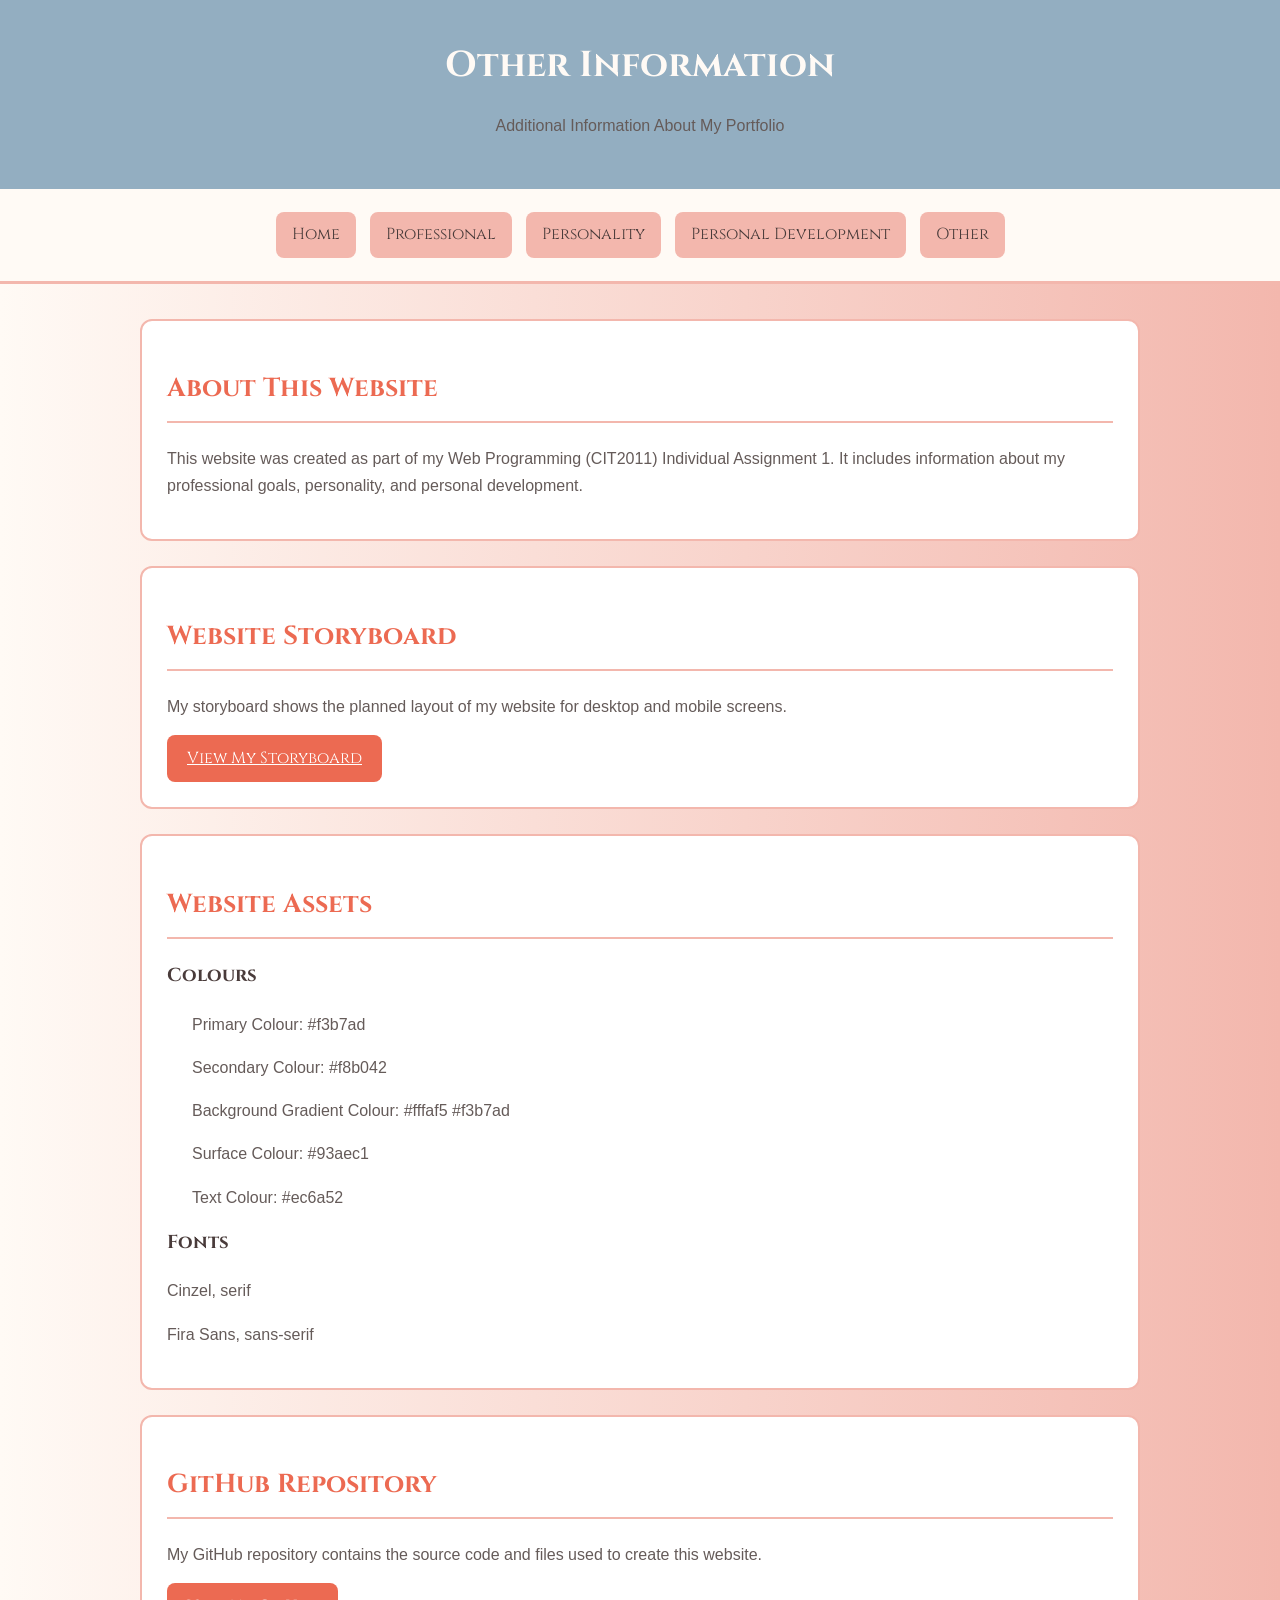
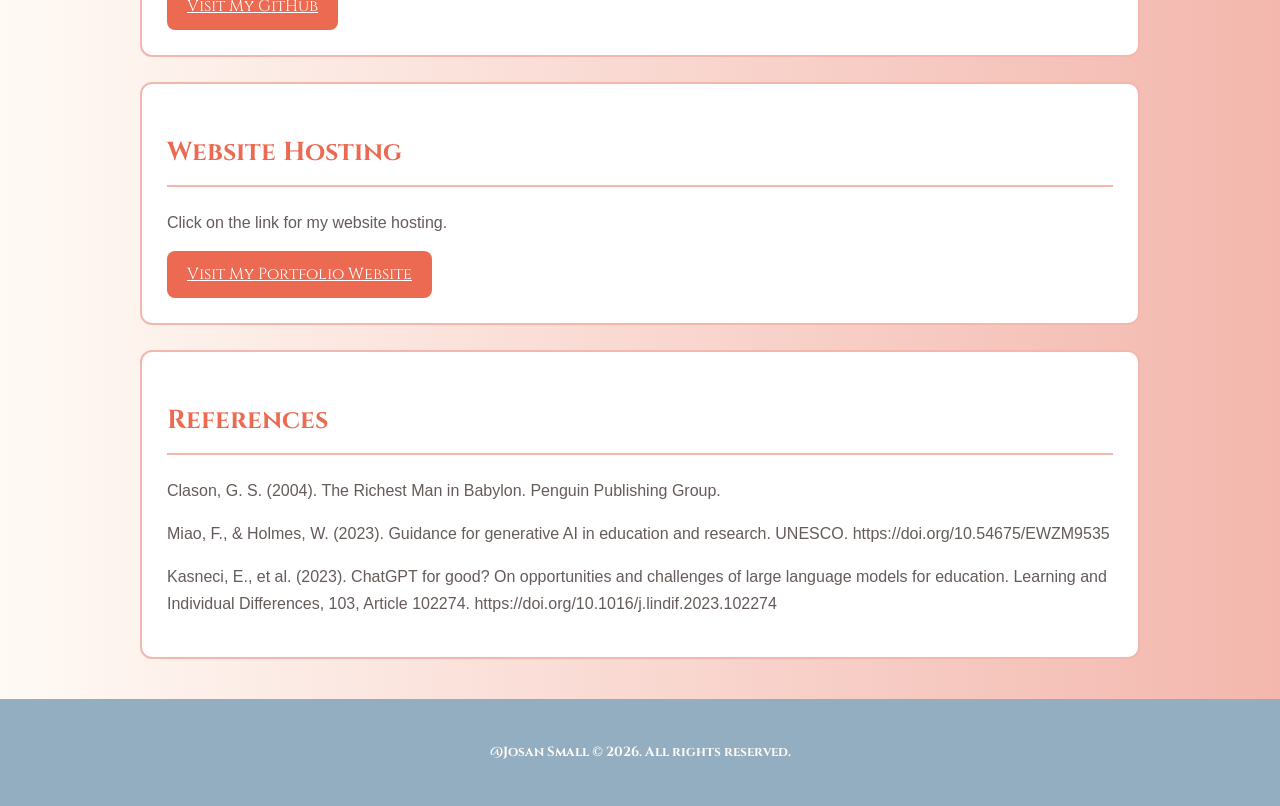
<file: other.html>
<!DOCTYPE html>
    <head>
        <title>Other Information</title>

        <link rel="stylesheet" href="../style.css">
        <link rel="stylesheet" href="https://fonts.googleapis.com/css?family=Cinzel">
        <link rel="stylesheet" href="https://fonts.googleapis.com/css?family=FiraSans">
    </head>

    <body>
        <header id="header">
            <h1>Other Information</h1>
            <p>Additional Information About My Portfolio</p>
        </header>

        <nav>
            <ul>
                <li><a href="index.html">Home</a></li>
                <li><a href="professional.html">Professional</a></li>
                <li><a href="personality.html">Personality</a></li>
                <li><a href="personal-development.html">Personal Development</a></li>
                <li><a href="other.html">Other</a></li>
            </ul>
        </nav>

        <main>
            <section class="card">
                <h2>About This Website</h2>

                <p>
                    This website was created as part of my
                    Web Programming (CIT2011) Individual Assignment 1.
                    It includes information about my professional
                    goals, personality, and personal development.
                </p>
            </section>

            <section class="card">
                <h2>Website Storyboard</h2>

                <p>
                    My storyboard shows the planned layout of
                    my website for desktop and mobile screens.
                </p>

                <a class="button" href="../Assets/Storyboard.pdf" target="_blank">
                    View My Storyboard
                </a>
            </section>

            <section class="card">
                <h2>Website Assets</h2>

                <h3>Colours</h3>
                <ul>
                    <p>Primary Colour: #f3b7ad</p>
                    <p>Secondary Colour: #f8b042</p>
                    <p>Background Gradient Colour: #fffaf5 #f3b7ad</p>
                    <p>Surface Colour: #93aec1</p>
                    <p>Text Colour: #ec6a52</p>
                </ul>

                <h3>Fonts</h3>
                <p>Cinzel, serif</p>
                <p>Fira Sans, sans-serif </p>
            </section>

            <section class="card">
                <h2>GitHub Repository</h2>

                <p>
                    My GitHub repository contains the source
                    code and files used to create this website.
                </p>

                <a class="button" href="https://github.com/" target="_blank" rel="Didn't Open">
                    Visit My GitHub
                </a>
            </section>

            <section class="card">
                <h2>Website Hosting</h2>

                    <p>
                        Click on the link for my website hosting.
                    </p>

                    <a class="button" href="https://github.com/JsmallUTECH/Portfolio-Website.git" target="_blank"rel="Didn't Open">
                        Visit My Portfolio Website
                    </a>
            </section>

            <section class="card">
                <h2>References</h2>

                <p>
                    Clason, G. S. (2004). The Richest Man in Babylon. Penguin Publishing Group.
                </p>
                <p>
                    Miao, F., & Holmes, W. (2023). Guidance for generative AI in education and research. UNESCO. 
                    https://doi.org/10.54675/EWZM9535
                </p>
                <p>
                    Kasneci, E., et al. (2023). ChatGPT for good? On opportunities and challenges of large language models for education. 
                    Learning and Individual Differences, 103, Article 102274. 
                    https://doi.org/10.1016/j.lindif.2023.102274
                </p>
            </section>
        </main>

        <footer>
            <h5>@Josan Small &copy; 2026. All rights reserved.<h5>
        </footer>
    </body>
</html>
</file>
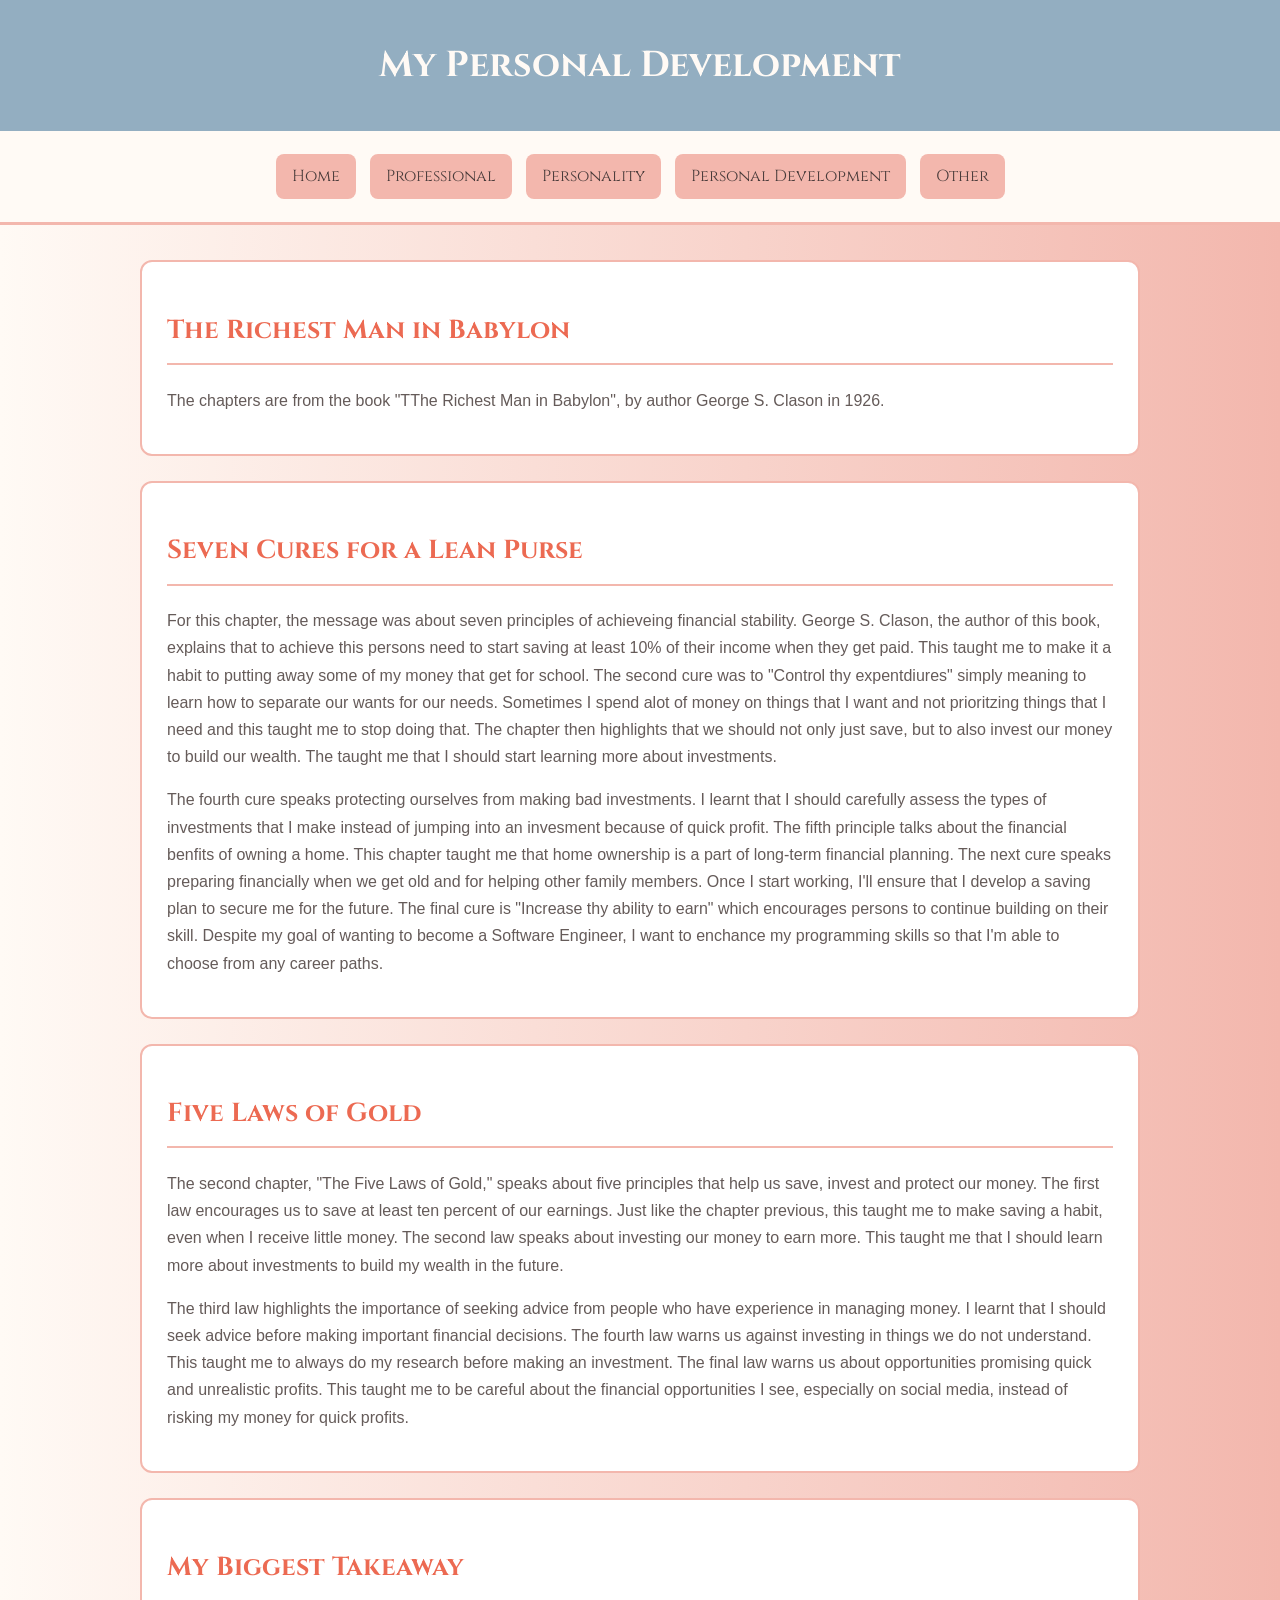
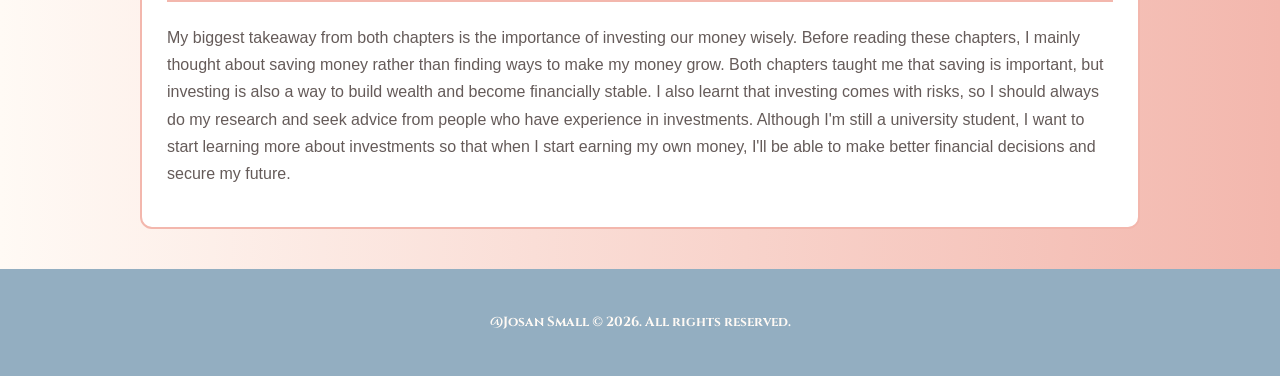
<file: personal-development.html>
<!DOCTYPE html>
    <head>
        <title>My Personal Development</title>

        <link rel="stylesheet" href="../style.css">
        <link rel="stylesheet" href="https://fonts.googleapis.com/css?family=Cinzel">
        <link rel="stylesheet" href="https://fonts.googleapis.com/css?family=FiraSans">
    </head>

    <body id="top">
        <header id="header">
            <h1>My Personal Development</h1>
        </header>

        <nav>
            <ul>
                <li><a href="index.html">Home</a></li>
                <li><a href="professional.html">Professional</a></li>
                <li><a href="personality.html">Personality</a></li>
                <li><a href="personal-development.html">Personal Development</a></li>
                <li><a href="other.html">Other</a></li>
            </ul>
        </nav>

        <main>
            <section class="card">
                <h2>The Richest Man in Babylon</h2>
                <p>
                    The chapters are from the book "TThe Richest Man in Babylon", by author George S. Clason in 1926.
                </p>
            </section>

            <section class="card">
                <h2>Seven Cures for a Lean Purse</h2>
                <p>
                    For this chapter, the message was about seven principles of achieveing financial stability.
                    George S. Clason, the author of this book, explains that to achieve this persons need to start saving at least 10% of their income when they get paid.
                    This taught me to make it a habit to putting away some of my money that get for school.
                    The second cure was to "Control thy expentdiures" simply meaning to learn how to separate our wants for our needs. 
                    Sometimes I spend alot of money on things that I want and not prioritzing things that I need and this taught me to stop doing that. 
                    The chapter then highlights that we should not only just save,
                    but to also invest our money to build our wealth. The taught me that I should start learning more about investments. 
                </p>

                <p>
                    The fourth cure speaks protecting ourselves from making bad investments. 
                    I learnt that I should carefully assess the types of investments that I make instead of jumping into an invesment because of quick profit.
                    The fifth principle talks about the financial benfits of owning a home. This chapter taught me that home ownership is a part of long-term financial planning.
                    The next cure speaks preparing financially when we get old and for helping other family members. 
                    Once I start working, I'll ensure that I develop a saving plan to secure me for the future. 
                    The final cure is "Increase thy ability to earn" which encourages persons to continue building on their skill. 
                    Despite my goal of wanting to become a Software Engineer, I want to enchance my programming skills so that I'm able to choose from any career paths.
                </p>
            </section>

            <section class="card">
                <h2>Five Laws of Gold</h2>
                <p>
                    The second chapter, "The Five Laws of Gold," speaks about five principles that help us save, invest and protect our money. 
                    The first law encourages us to save at least ten percent of our earnings. 
                    Just like the chapter previous, this taught me to make saving a habit, even when I receive little money.
                    The second law speaks about investing our money to earn more. 
                    This taught me that I should learn more about investments to build my wealth in the future.
                </p>
                <p>
                    The third law highlights the importance of seeking advice from people who have experience in managing money. 
                    I learnt that I should seek advice before making important financial decisions.
                    The fourth law warns us against investing in things we do not understand. 
                    This taught me to always do my research before making an investment.
                    The final law warns us about opportunities promising quick and unrealistic profits. 
                    This taught me to be careful about the financial opportunities I see, especially on social media, instead of risking my money for quick profits.
                </p>
            </section>

            <section class="card">
                <h2>My Biggest Takeaway</h2>
                <p>
                    My biggest takeaway from both chapters is the importance of investing our money wisely. 
                    Before reading these chapters, I mainly thought about saving money rather than finding ways to make my money grow. 
                    Both chapters taught me that saving is important, but investing is also a way to build wealth and become financially stable. 
                    I also learnt that investing comes with risks, so I should always do my research and seek advice from people who have experience in investments. 
                    Although I'm still a university student, I want to start learning more about investments so that when I start earning my own money, 
                    I'll be able to make better financial decisions and secure my future.
                </p>
            </section>
        </main>

        <footer>
            <h5>@Josan Small &copy; 2026. All rights reserved.<h5>
        </footer>
    </body>
</html>
</file>
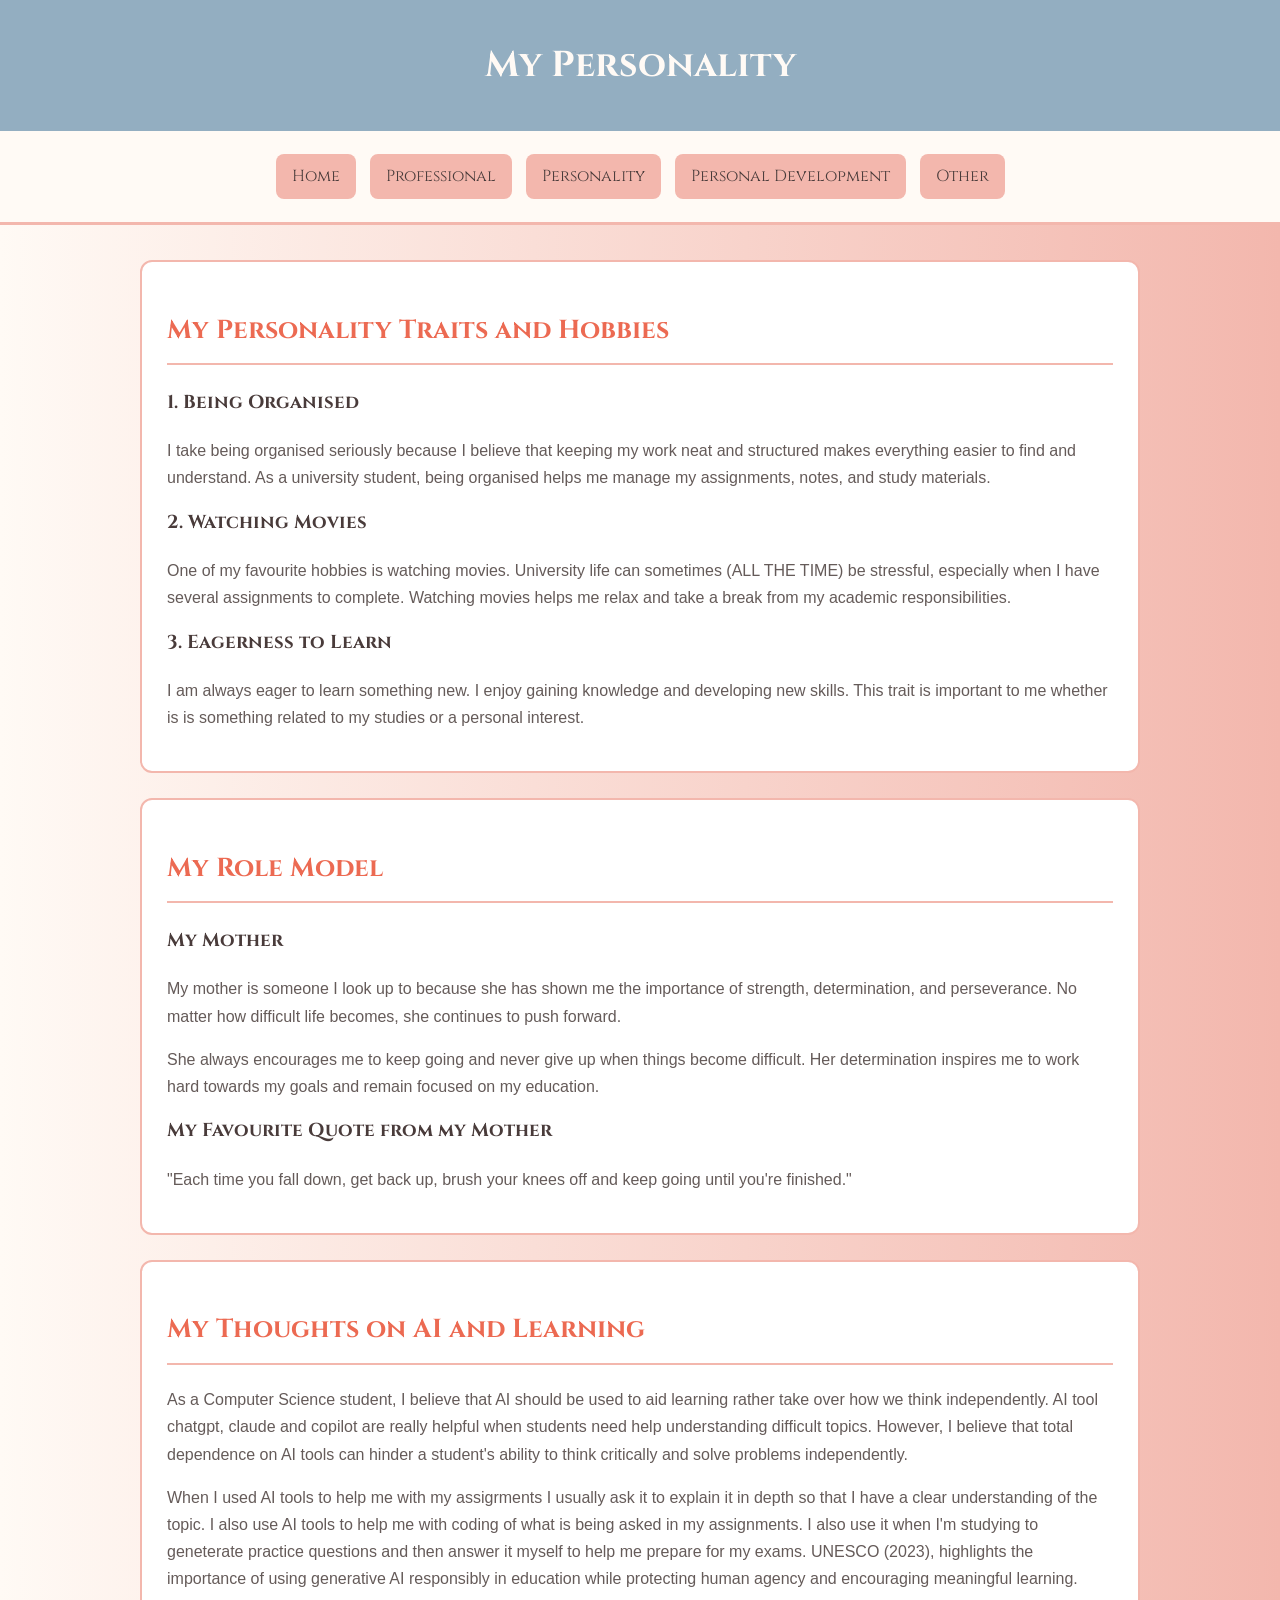
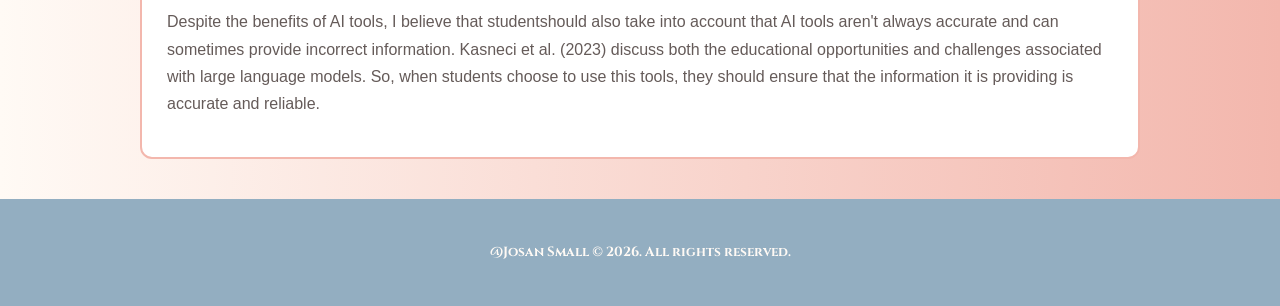
<file: personality.html>
<!DOCTYPE html>
    <head>
        <title>My Personality</title>
        <link rel="stylesheet" href="../style.css">
        <link rel="stylesheet" href="https://fonts.googleapis.com/css?family=Cinzel">
        <link rel="stylesheet" href="https://fonts.googleapis.com/css?family=FiraSans">
    </head>

    <body>
        <header id="header">
            <h1>My Personality</h1>
        </header>

        <nav>
            <ul>
                <li><a href="index.html">Home</a></li>
                <li><a href="professional.html">Professional</a></li>
                <li><a href="personality.html">Personality</a></li>
                <li><a href="personal-development.html">Personal Development</a></li>
                <li><a href="other.html">Other</a></li>
            </ul>
        </nav>

        <main>
            <section class="card">
            <h2>My Personality Traits and Hobbies</h2>

            <h3>1. Being Organised</h3>
                <p>
                    I take being organised seriously because I believe
                    that keeping my work neat and structured makes
                    everything easier to find and understand.
                    As a university student, being organised helps
                    me manage my assignments, notes, and study materials.
                </p>

            <h3>2. Watching Movies</h3>
                <p>
                    One of my favourite hobbies is watching movies.
                    University life can sometimes (ALL THE TIME) be stressful,
                    especially when I have several assignments to complete.
                    Watching movies helps me relax and take a break
                    from my academic responsibilities.
                </p>

            <h3>3. Eagerness to Learn</h3>
                <p>
                    I am always eager to learn something new.
                    I enjoy gaining knowledge and developing new skills.
                    This trait is important to me whether is is something related to my studies or a personal interest.
                </p>
            </section>

            <section class="card">
            <h2>My Role Model</h2>

            <h3>My Mother</h3>

                <p>
                    My mother is someone I look up to because
                    she has shown me the importance of strength,
                    determination, and perseverance.
                    No matter how difficult life becomes,
                    she continues to push forward.
                </p>

                <p>
                    She always encourages me to keep going
                    and never give up when things become difficult.
                    Her determination inspires me to work hard
                    towards my goals and remain focused on my education.
                </p>

                <h3>My Favourite Quote from my Mother</h3>

                <p>
                    "Each time you fall down, get back up, brush your knees off and keep going until you're finished."
                </p>
            </section>

            <section class="card">
            <h2>My Thoughts on AI and Learning</h2>
                <p>
                    As a Computer Science student, I believe that AI should be used to aid learning rather take over how we think independently.
                    AI tool chatgpt, claude and copilot are really helpful when students need help understanding difficult topics. 
                    However, I believe that total dependence on AI tools can hinder a student's ability to think critically and solve problems independently.
                </p>

                <p>
                    When I used AI tools to help me with my assigrments I usually ask it to explain it in depth so that I have a clear understanding of the topic. 
                    I also use AI tools to help me with coding of what is being asked in my assignments.
                    I also use it when I'm studying to geneterate practice questions and then answer it myself to help me prepare for my exams. 
                    UNESCO (2023), highlights the importance of using generative AI responsibly in education while protecting human agency and encouraging meaningful learning.
                </p>

                <p>
                    Despite the benefits of AI tools, I believe that studentshould also take into account that AI tools aren't always accurate and can sometimes provide incorrect information.
                    Kasneci et al. (2023) discuss both the educational opportunities and challenges associated with large language models.
                    So, when students choose to use this tools, they should ensure that the information it is providing is accurate and reliable.
                </p>
            </section>

        </main>

        <footer>
            <h5>@Josan Small &copy; 2026. All rights reserved.<h5>
        </footer>
    </body>
</html>
</file>
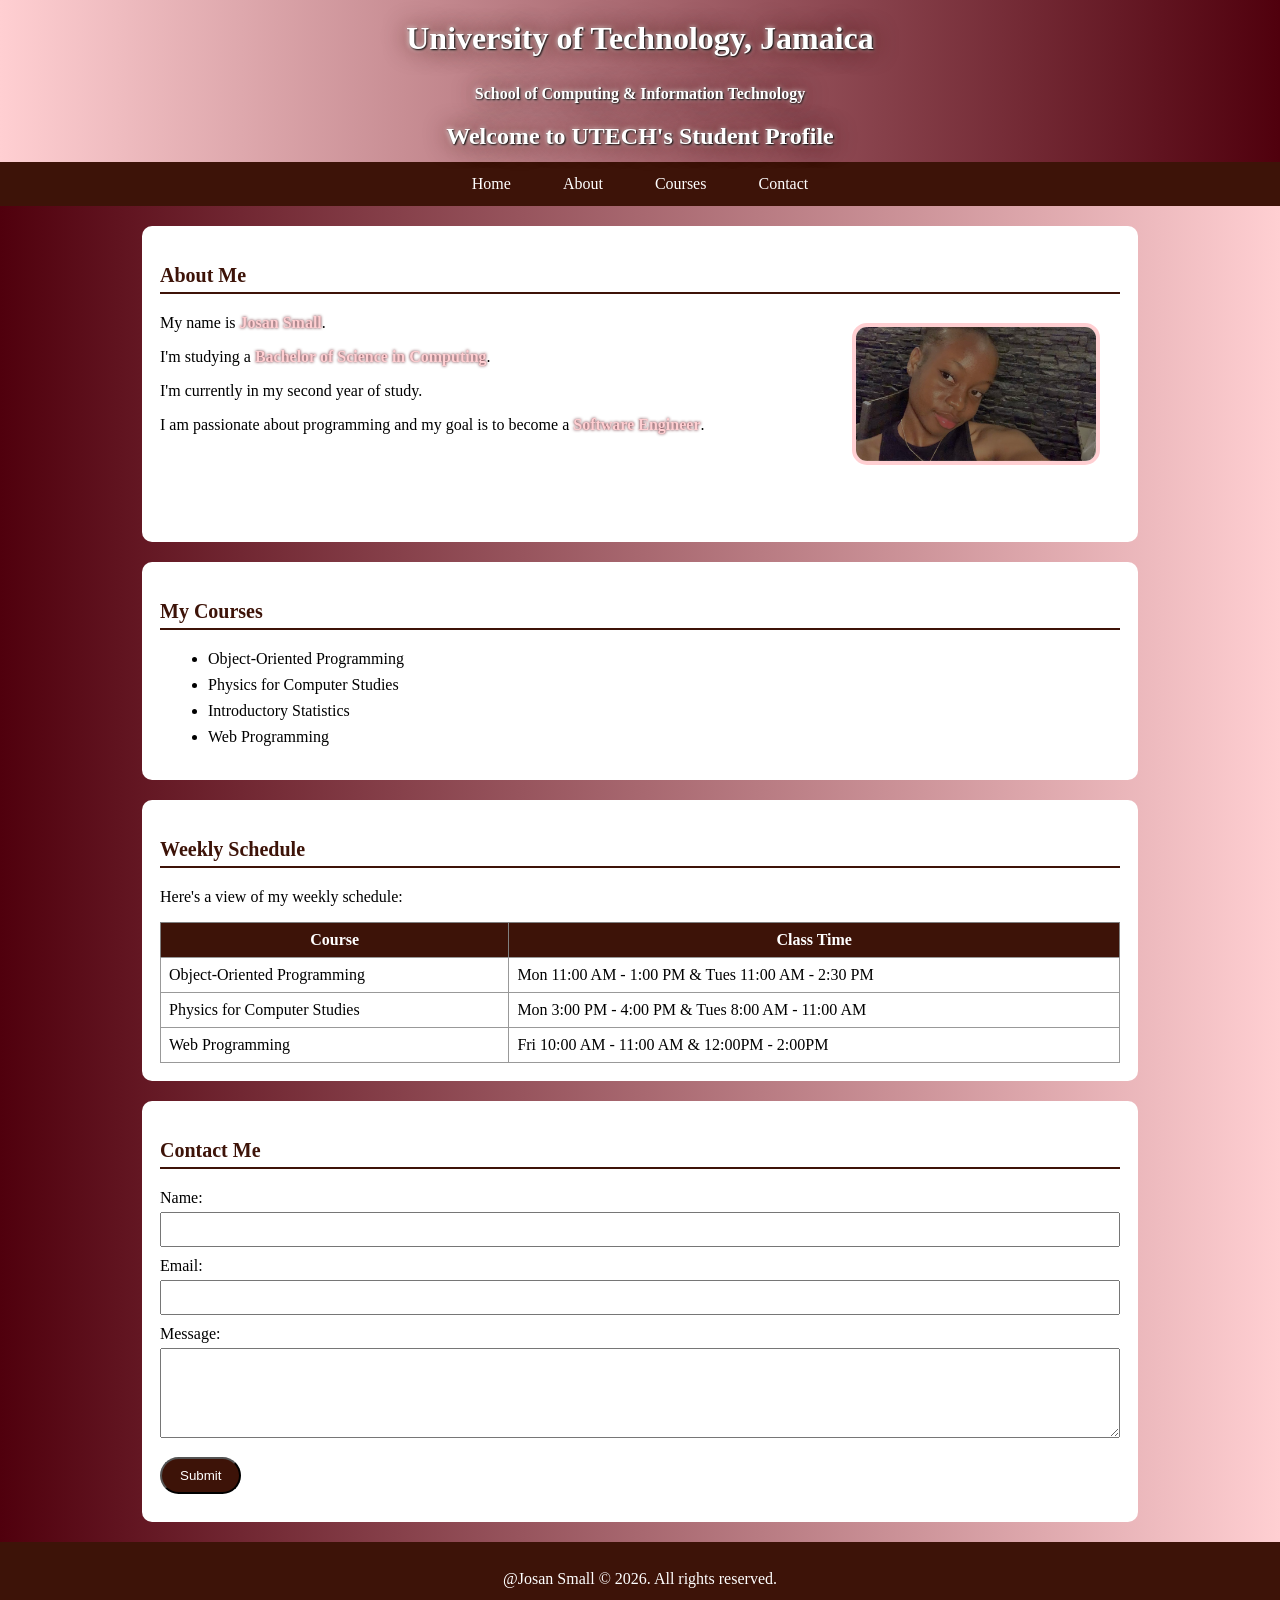
<file: Student Profile.html>
<!DOCTYPE html>
<html>
    <head>
        <link rel="stylesheet" href="StudentProfile.css">
        <title>UTECH Student Profile</title>
    </head>
    
    <body>
    
        <h1><center>University of Technology, Jamaica</center></h1>
        <h4><center>School of Computing & Information Technology</center></h4>
        <h2><center>Welcome to UTECH's Student Profile</center></h2>

    <nav>
        <ul>
            <li><a href="#home" style="color: white;">Home</a></li>
            <li><a href="#about" style="color: white;">About</a></li>
            <li><a href="#courses" style="color: white;">Courses</a></li>
            <li><a href="#contact" style="color: white;">Contact</a></li>
        </ul>
    </nav>

<div class="profile">
    <section id="about">
        <h3>About Me</h3>
        <p>My name is <span style="color: #ffcfd2;">Josan Small</span>.</p>
        <p>I'm studying a <span style="color: #ffcfd2;">Bachelor of Science in Computing</span>.</p>
        <p>I'm currently in my second year of study.</p>
        <p>I am passionate about programming and my goal is to become a <span style="color: #ffcfd2;">Software Engineer</span>.</p>
        <img src="StudentProfileIMG.jpg" alt="Profile Picture">
    </section>
</div>

<div class="profile">
    <section id="courses">
        <h3>My Courses</h3>
        <ul>
            <li>Object-Oriented Programming</li>
            <li>Physics for Computer Studies</li>
            <li>Introductory Statistics</li>
            <li>Web Programming</li>
        </ul>
    </section>
</div>

<div class="profile">
    <section id="schedule">
        <h3>Weekly Schedule</h3>
        <p>Here's a view of my weekly schedule:</p>
        <table border="1">
            <tr>
                <th>Course</th>
                <th>Class Time</th>
            </tr>
            <tr>
                <td>Object-Oriented Programming</td>
                <td>Mon 11:00 AM - 1:00 PM & Tues 11:00 AM - 2:30 PM</td>
            </tr>
            <tr>
                <td>Physics for Computer Studies</td>
                <td>Mon 3:00 PM - 4:00 PM & Tues 8:00 AM - 11:00 AM</td>
            </tr>
            <tr>
                <td>Web Programming</td>
                <td>Fri 10:00 AM - 11:00 AM & 12:00PM - 2:00PM</td>
            </tr>
        </table>
    </section>
</div>

<div class="profile">
    <section id="contact">
        <h3>Contact Me</h3>
        <form>
            <label for="name">Name:</label><br>
            <input type="text" id="name" name="name"><br>
            <label for="email">Email:</label><br>
            <input type="email" id="email" name="email"><br>
            <label for="message">Message:</label><br>
            <textarea id="message" name="message"></textarea><br>
            <input type="submit" value="Submit">
        </form>
    </section>
</div>

    <footer>
        <p>@Josan Small &copy; 2026. All rights reserved.</p>
    </footer>
</html>



<!--
===========================================================================

🏛️ SCIT Web Programming - AI DISCLOSURE BLOCK

===========================================================================

File Name:      Student Profile.html, Student Profile.css

Student Name:   Josan Small

Student ID:     2501992

Assignment:     Lab Activity 1 - Student Profile

Date:           03/10/2026

 
-----------------------------------------------------------------------------

🤖 GENERIC AI TOOL UTILISED (Check all that apply):

[ ] GitHub Copilot     [ ] ChatGPT     [ ] Claude     [ ] Gemini     [X] None

-----------------------------------------------------------------------------

 

📝 SCOPE OF WORK & DEBUGGING LOG:

1. Specific Bug/Error Encountered:

   [Paste compiler error or describe the runtime logic bug you faced]

 

2. Exact Prompt Sent to AI Tool:

   "[Paste the exact text prompt you fed to the AI engine here]"

 

3. Resolution/Fix Applied:

   [Briefly explain what structural syntax or comment changes you made based

    on the AI feedback. Do not paste massive code blocks here.]

 

-----------------------------------------------------------------------------

⚠️ INTEGRITY VERIFICATION DECLARATION:

By submitting this file, I certify that the core algorithmic logic, program

architecture, and data structures implemented herein are entirely my own

authentic work. AI assistance was restricted strictly to debugging and/or

generating explanatory documentation comments in full compliance with the

course syllabus.

 

Student Electronic Signature: J.S.

===========================================================================
-->
</file>
<file: style.css>
:root {
    --primary-color: #f3b7ad;
    --secondary-color: #f8b042;
    --background-color: linear-gradient(to right, #fffaf5, #f3b7ad);
    --surface-color: #93aec1;
    --text-color: #ec6a52;

    --main-font: "Cinzel", serif;
    --secondary-font: "Fira Sans", sans-serif;
    --base-font-size: 16px;
    --heading-font-weight: 700;
}



* {
    box-sizing: border-box;
}

body {
    margin: 0;
    padding: 0;
    background: var(--background-color);
    font-family: var(--main-font);
    font-size: var(--base-font-size);
    color: #493b3a;
    line-height: 1.7;
}



#header {
    background-color: var(--surface-color);
    text-align: center;
    padding: 35px 20px;
}

#header h1 {
    color: #fffaf5;
    font-size: 36px;
    font-weight: var(--heading-font-weight);
    margin: 0;
}



nav {
    background-color: #fffaf5;
    text-align: center;
    padding: 18px;
    border-bottom: 3px solid var(--primary-color);
}

nav ul {
    margin: 0;
    padding: 0;
}

nav li {
    display: inline-block;
    margin: 5px;
}

nav a {
    display: inline-block;
    background-color: var(--primary-color);
    color: #493b3a;
    text-decoration: none;
    padding: 9px 16px;
    border-radius: 8px;
}

nav a:hover {
    background-color: var(--surface-color);
    color: white;
}



main {
    width: 85%;
    max-width: 1000px;
    margin: 35px auto;
}

h2 {
    color: var(--text-color);
    font-size: 26px;
    border-bottom: 2px solid var(--primary-color);
    padding-bottom: 10px;
}

h3 {
    color: #493b3a;
    margin-top: 10px;
}

h4 {
    color: var(--text-color);
}

p {
    color: #655b59;
    margin-bottom: 15px;
    font-family: var(--secondary-font);
}



.profile {
    background-color: white;
    padding: 30px;
    margin-bottom: 25px;
    border: 2px solid var(--primary-color);
    border-radius: 12px;
    text-align: center;
}



.card {
    background-color: white;
    padding: 25px;
    margin-bottom: 25px;
    border: 2px solid var(--primary-color);
    border-radius: 12px;
}

.card ul {
    padding-left: 25px;
}

.card li {
    margin-bottom: 10px;
    color: #655b59;
}



.button {
    display: inline-block;
    background-color: var(--text-color);
    color: white;
    padding: 10px 20px;
    text-decoration: none;
    border-radius: 8px;
}

.button:hover {
    background-color: var(--surface-color);
    color: white;
}



img {
    display: block;
    width: 180px;
    max-width: 100%;
    height: auto;
    margin: 15px auto;
    border: 3px solid var(--primary-color);
    border-radius: 12px;
}



a {
    color: #b94b37;
}

a[target="_blank"] {
    text-decoration: underline;
}



footer {
    background-color: var(--surface-color);
    color: #fffaf5;
    text-align: center;
    padding: 20px;
    margin-top: 40px;
}

footer p {
    color: #fffaf5;
    margin: 0;
}



@media screen and (max-width: 600px) {

    #header {
        padding: 25px 15px;
    }

    #header h1 {
        font-size: 26px;
    }

    nav li {
        display: block;
        margin: 8px 0;
    }

    nav a {
        width: 90%;
    }

    main {
        width: 92%;
        margin: 20px auto;
    }

    .profile {
        padding: 20px;
    }

    .card {
        padding: 20px;
    }

    h2 {
        font-size: 22px;
    }
}
</file>
<file: StudentProfile.css>
body {
    margin: 0;
    background: linear-gradient(to left, #ffcfd2, #50000d);
    font-family: Garamond, serif;
}
/* UTECH, ja Heading */
h1 {
    background: linear-gradient(to right, #ffcfd2, #50000d);
    color: #ffffff;
    text-shadow: 1px 1px 2px black, 0 0 25px #3d1308, 0 0 5px white;
    text-align: center;
    padding: 20px;
    margin: 0;
}
/* SCIT Heading */
h4 {
    background: linear-gradient(to right, #ffcfd2, #50000d);
    color: #ffffff;
    text-shadow: 1px 1px 2px black, 0 0 25px #3d1308, 0 0 5px white;
    text-align: center;
    padding: 8px;
    margin: 0;
}
/* Welcome Heading */
h2 {
    background: linear-gradient(to right, #ffcfd2, #50000d);
    color: #ffffff;
    text-shadow: 1px 1px 2px black, 0 0 25px #3d1308, 0 0 5px white;
    text-align: center;
    padding: 12px;
    margin: 0;
}

/* Navigation Bar */
nav {
    background-color: #3d1308;
    padding: 8px;
}
nav ul {
    list-style-type: none;
    text-align: center;
    padding: 0;
    margin: 5px;
}
nav li {
    display: inline;
    margin: 10px;
}
nav a {
    color: white;
    text-decoration: none;
    padding: 8px 14px;
    border-radius: 20px;
}
nav a:hover {
    background-color: #ffcfd2;
}


/* Sections */
.profile {
    background-color: white;
    width: 75%;
    margin: 20px auto;
    padding: 18px;
    border-radius: 10px;
}


/* Section headings */
h3 {
    color: #3d1308;
    border-bottom: 2px solid #3d1308;
    padding-bottom: 5px;
    font-size: 20px;
}

/* About Section */
#about {
    position: relative;
    min-height: 260px;
}
#about p {
    width: 60%;
}
#about span {
    font-weight: bold;
    text-shadow: 0 0 3px #50000d;
}
#about img {
    width: 240px;
    height: auto;
    border: 4px solid #ffcfd2;
    border-radius: 15px;
    position: absolute;
    right: 20px;
    top: 50%;
    transform: translateY(-50%);
}


/* Courses Section */
#courses li {
    margin: 8px;
}
/*Course TimeTable */
table {
    width: 100%;
    border-collapse: collapse;
}
th {
    background-color: #3d1308;
    color: white;
    padding: 8px;
}
td {
    padding: 8px;
    border: 1px solid #999;
}


/* Contact Form Section */
input,
textarea {
    width: 100%;
    padding: 8px;
    margin: 5px 0 10px;
    box-sizing: border-box;
}
textarea {
    height: 90px;
}
input[type="submit"] {
    background-color: #3d1308;
    color: white;
    border-radius: 20px;
    padding: 9px 18px;
    width: auto;
    cursor: pointer;
}
input[type="submit"]:hover {
    background-color: #ffcfd2;
}


/*Footer*/
footer {
    background-color: #3d1308;
    color: white;
    text-align: center;
    padding: 12px;
}


/*Mobile View*/
@media (max-width: 600px) {

    h1 {
        font-size: 24px;
    }
    h2 {
        font-size: 19px;
    }
    nav li {
        display: block;
        margin: 8px;
    }
    .profile {
        width: 85%;
    }
    #about p {
        width: 100%;
    }
    #about img {
        position: static;
        display: block;
        margin: 15px auto;
    }
    table {
        font-size: 12px;
    }
}
</file>
